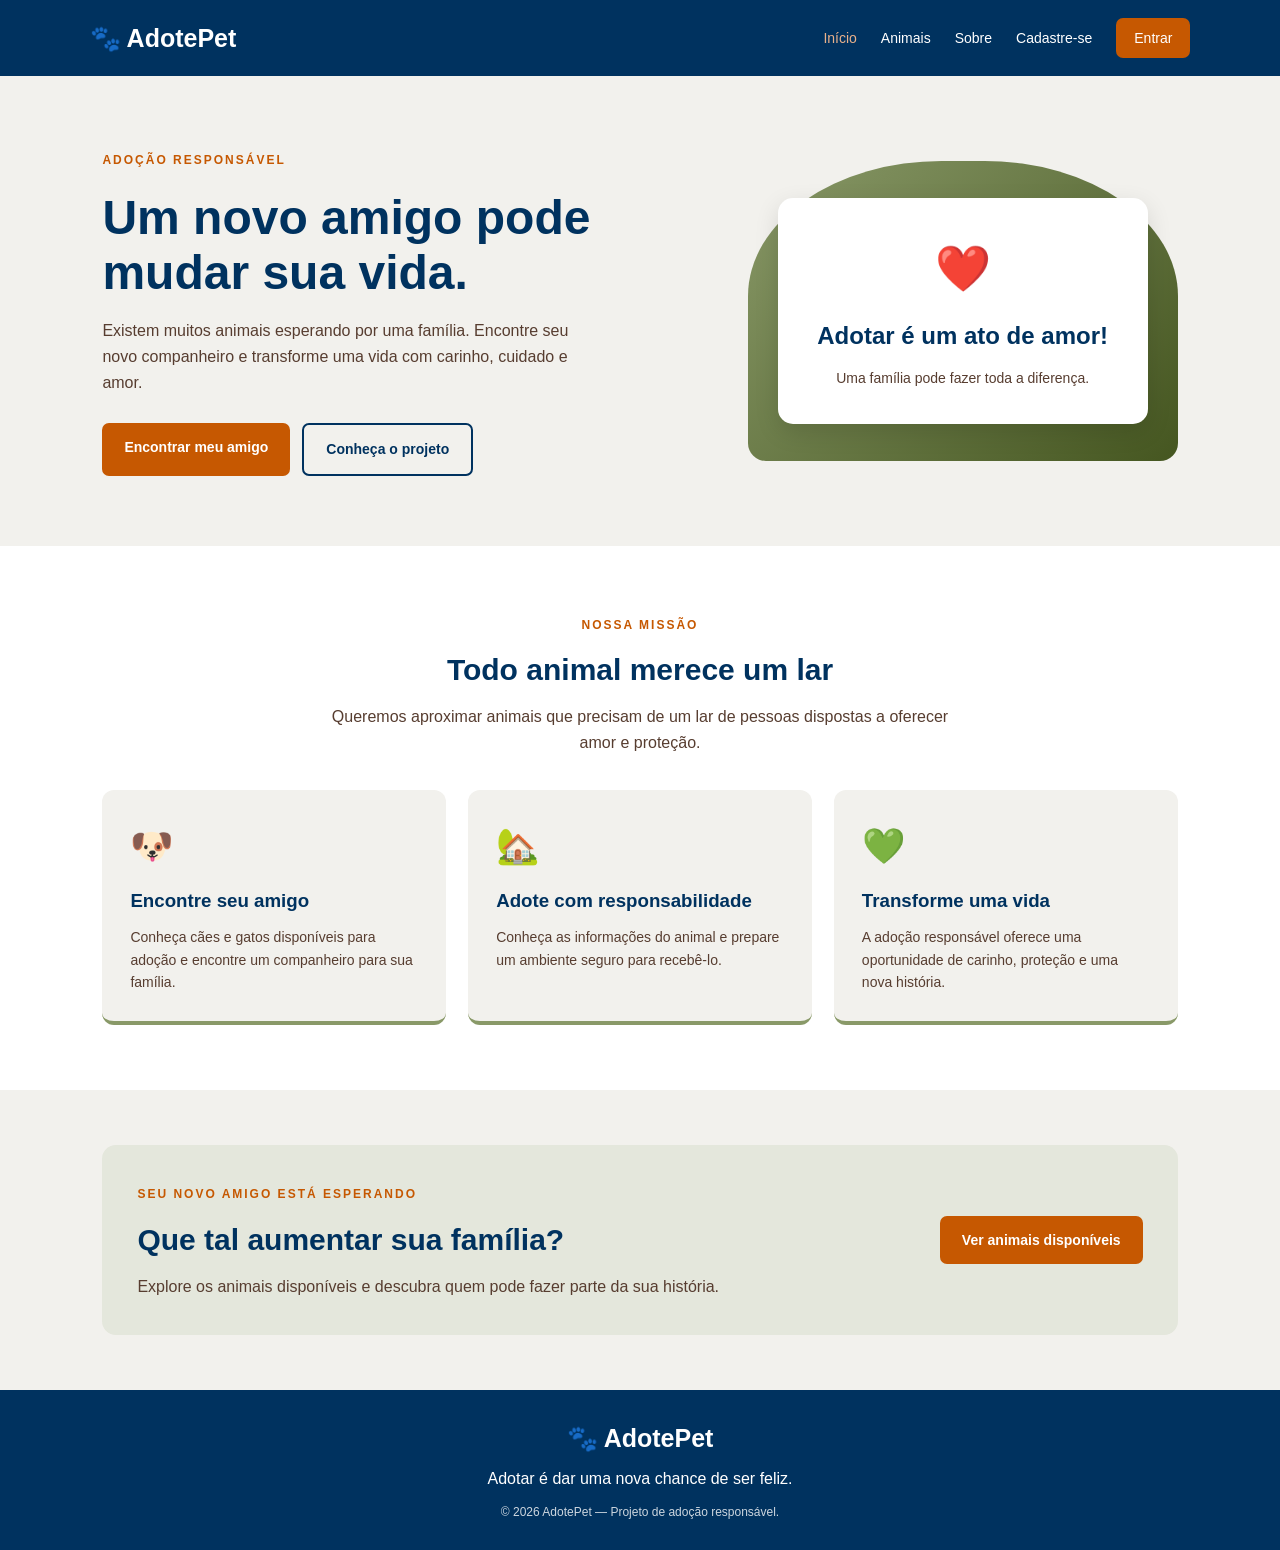
<file: frontend/index.html>
<!DOCTYPE html>
<html lang="pt-BR">
<head>
    <meta charset="UTF-8">
    <meta name="viewport" content="width=device-width, initial-scale=1.0">
    <title>AdotePet | Adoção Responsável</title>
    <link rel="stylesheet" href="css/style.css">
</head>
<body>

    <header class="cabecalho">
        <a href="index.html" class="logo">🐾 AdotePet</a>

        <nav class="menu">
            <a href="index.html" class="ativo">Início</a>
            <a href="animais.html">Animais</a>
            <a href="sobre.html">Sobre</a>
            <a href="cadastro.html">Cadastre-se</a>
            <a href="login.html" class="botao-login">Entrar</a>
        </nav>
    </header>

    <main>
        <section class="banner">
            <div class="banner-conteudo">
                <span class="subtitulo">ADOÇÃO RESPONSÁVEL</span>

                <h1>Um novo amigo pode mudar sua vida.</h1>

                <p>
                    Existem muitos animais esperando por uma família.
                    Encontre seu novo companheiro e transforme uma vida
                    com carinho, cuidado e amor.
                </p>

                <div class="botoes-banner">
                    <a href="animais.html" class="botao botao-principal">
                        Encontrar meu amigo
                    </a>

                    <a href="sobre.html" class="botao botao-secundario">
                        Conheça o projeto
                    </a>
                </div>
            </div>

            <div class="banner-imagem">
                <div class="imagem-destaque">
                    <span>❤️</span>
                    <h2>Adotar é um ato de amor!</h2>
                    <p>Uma família pode fazer toda a diferença.</p>
                </div>
            </div>
        </section>

        <section class="beneficios">
            <div class="titulo-secao">
                <span class="subtitulo">NOSSA MISSÃO</span>
                <h2>Todo animal merece um lar</h2>
                <p>
                    Queremos aproximar animais que precisam de um lar
                    de pessoas dispostas a oferecer amor e proteção.
                </p>
            </div>

            <div class="beneficios-lista">
                <article class="beneficio-card">
                    <div class="icone">🐶</div>
                    <h3>Encontre seu amigo</h3>
                    <p>
                        Conheça cães e gatos disponíveis para adoção
                        e encontre um companheiro para sua família.
                    </p>
                </article>

                <article class="beneficio-card">
                    <div class="icone">🏡</div>
                    <h3>Adote com responsabilidade</h3>
                    <p>
                        Conheça as informações do animal e prepare
                        um ambiente seguro para recebê-lo.
                    </p>
                </article>

                <article class="beneficio-card">
                    <div class="icone">💚</div>
                    <h3>Transforme uma vida</h3>
                    <p>
                        A adoção responsável oferece uma oportunidade
                        de carinho, proteção e uma nova história.
                    </p>
                </article>
            </div>
        </section>

        <section class="chamada-adocao">
            <div>
                <span class="subtitulo">SEU NOVO AMIGO ESTÁ ESPERANDO</span>
                <h2>Que tal aumentar sua família?</h2>
                <p>
                    Explore os animais disponíveis e descubra
                    quem pode fazer parte da sua história.
                </p>
            </div>

            <a href="animais.html" class="botao botao-principal">
                Ver animais disponíveis
            </a>
        </section>
    </main>

    <footer class="rodape">
        <a href="index.html" class="logo">🐾 AdotePet</a>
        <p>Adotar é dar uma nova chance de ser feliz.</p>
        <p class="copyright">© 2026 AdotePet — Projeto de adoção responsável.</p>
    </footer>

</body>
</html>
</file>
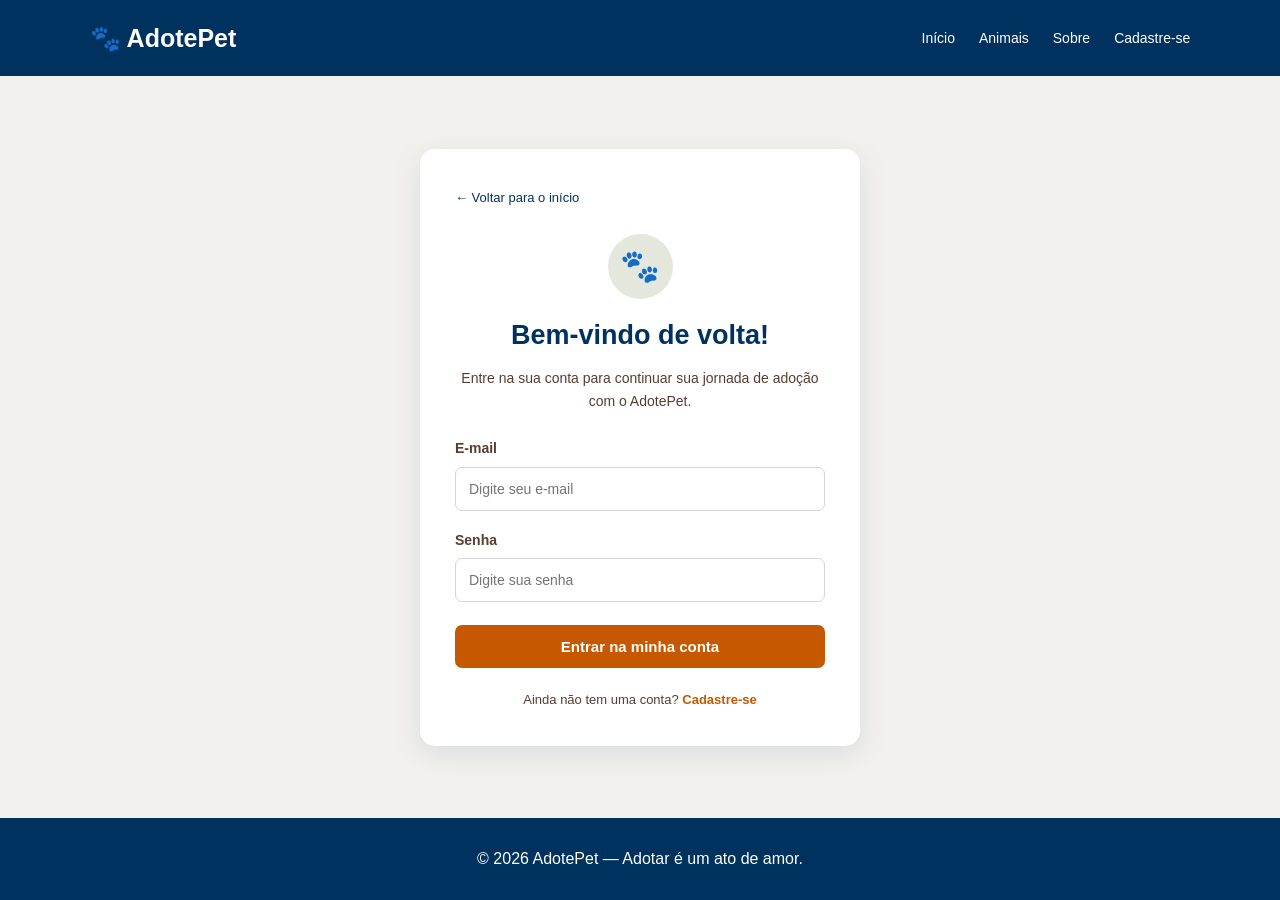
<file: frontend/login.html>
<!DOCTYPE html>
<html lang="pt-BR">
<head>
    <meta charset="UTF-8">
    <meta name="viewport" content="width=device-width, initial-scale=1.0">
    <title>Entrar | AdotePet</title>
    <link rel="stylesheet" href="css/style.css">
</head>
<body class="pagina-login">

    <header class="cabecalho">
        <a href="index.html" class="logo">🐾 AdotePet</a>

        <nav class="menu">
            <a href="index.html">Início</a>
            <a href="animais.html">Animais</a>
            <a href="sobre.html">Sobre</a>
            <a href="cadastro.html">Cadastre-se</a>
        </nav>
    </header>

    <main class="login-container">
        <section class="login-card">
            <a href="index.html" class="voltar-inicio">
                ← Voltar para o início
            </a>

            <div class="login-icone">🐾</div>

            <h1>Bem-vindo de volta!</h1>

            <p class="login-descricao">
                Entre na sua conta para continuar sua jornada
                de adoção com o AdotePet.
            </p>

            <form id="formLogin">
                <div class="campo">
                    <label for="email">E-mail</label>
                    <input
                        type="email"
                        id="email"
                        name="email"
                        placeholder="Digite seu e-mail"
                        autocomplete="email"
                        required
                    >
                </div>

                <div class="campo">
                    <label for="senha">Senha</label>
                    <input
                        type="password"
                        id="senha"
                        name="senha"
                        placeholder="Digite sua senha"
                        autocomplete="current-password"
                        required
                    >
                </div>

                <button type="submit" class="botao botao-principal botao-entrar">
                    Entrar na minha conta
                </button>
            </form>

            <p class="cadastro-link">
                Ainda não tem uma conta?
                <a href="cadastro.html">Cadastre-se</a>
            </p>

            <div class="mensagem-login" id="mensagemLogin" role="status"></div>
        </section>
    </main>

    <footer class="rodape rodape-login">
        <p>© 2026 AdotePet — Adotar é um ato de amor.</p>
    </footer>

    <script>
        const formLogin = document.getElementById("formLogin");
        const mensagemLogin = document.getElementById("mensagemLogin");

        formLogin.addEventListener("submit", function(event) {
            event.preventDefault();

            mensagemLogin.textContent =
                "A tela está pronta! A autenticação precisa ser conectada ao servidor.";

            mensagemLogin.style.display = "block";
        });
    </script>

</body>
</html>
</file>
<file: frontend/css/style.css>
/* PALETA DE CORES DO ADOTEPET */
:root {
    --azul-marinho: #00325F;
    --laranja-queimado: #C65801;
    --verde-musgo: #455620;
    --verde-oliva: #899968;
    --marrom-cafe: #573D30;
    --cinza-claro: #F2F1ED;
    --branco: #FFFFFF;
}

* {
    margin: 0;
    padding: 0;
    box-sizing: border-box;
}

body {
    font-family: Arial, Helvetica, sans-serif;
    background-color: var(--cinza-claro);
    color: var(--marrom-cafe);
    line-height: 1.6;
}

a {
    text-decoration: none;
}

/* CABEÇALHO */
.cabecalho {
    background-color: var(--azul-marinho);
    color: var(--branco);
    padding: 18px 7%;
    display: flex;
    align-items: center;
    justify-content: space-between;
    gap: 20px;
    flex-wrap: wrap;
}

.logo {
    color: var(--branco);
    font-size: 25px;
    font-weight: bold;
}

.menu {
    display: flex;
    align-items: center;
    gap: 24px;
    flex-wrap: wrap;
}

.menu a {
    color: var(--branco);
    font-size: 14px;
    transition: 0.3s;
}

.menu a:hover,
.menu a.ativo {
    color: #E8B18B;
}

.menu .botao-login {
    background-color: var(--laranja-queimado);
    padding: 9px 18px;
    border-radius: 7px;
}

.menu .botao-login:hover {
    background-color: var(--verde-musgo);
    color: var(--branco);
}

/* BANNER DA PÁGINA INICIAL */
.banner {
    min-height: 440px;
    padding: 70px 8%;
    display: flex;
    align-items: center;
    justify-content: space-between;
    gap: 50px;
    background-color: var(--cinza-claro);
}

.banner-conteudo {
    flex: 1;
    max-width: 600px;
}

.subtitulo {
    color: var(--laranja-queimado);
    font-size: 12px;
    font-weight: bold;
    letter-spacing: 2px;
}

.banner h1 {
    color: var(--azul-marinho);
    font-size: clamp(32px, 4vw, 48px);
    line-height: 1.15;
    margin: 18px 0;
}

.banner-conteudo > p {
    max-width: 500px;
    margin-bottom: 28px;
}

.botoes-banner {
    display: flex;
    gap: 12px;
    flex-wrap: wrap;
}

/* BOTÕES */
.botao {
    display: inline-block;
    padding: 13px 22px;
    border-radius: 7px;
    font-weight: bold;
    font-size: 14px;
    text-align: center;
    border: none;
    cursor: pointer;
    transition: 0.3s;
}

.botao-principal {
    background-color: var(--laranja-queimado);
    color: var(--branco);
}

.botao-principal:hover {
    background-color: var(--verde-musgo);
}

.botao-secundario {
    color: var(--azul-marinho);
    border: 2px solid var(--azul-marinho);
    background-color: transparent;
}

.botao-secundario:hover {
    background-color: var(--azul-marinho);
    color: var(--branco);
}

/* DESTAQUE VISUAL DO BANNER */
.banner-imagem {
    flex: 1;
    max-width: 430px;
    min-height: 300px;
    display: flex;
    align-items: center;
    justify-content: center;
    background: linear-gradient(
        135deg,
        var(--verde-oliva),
        var(--verde-musgo)
    );
    border-radius: 45% 45% 18px 18px;
    padding: 30px;
}

.imagem-destaque {
    width: 100%;
    background-color: var(--branco);
    padding: 35px 25px;
    text-align: center;
    border-radius: 15px;
    box-shadow: 0 8px 25px rgba(0, 0, 0, 0.12);
}

.imagem-destaque span {
    font-size: 45px;
}

.imagem-destaque h2 {
    color: var(--azul-marinho);
    margin: 12px 0;
    font-size: 24px;
}

.imagem-destaque p {
    font-size: 14px;
}

/* SEÇÃO DE BENEFÍCIOS */
.beneficios {
    padding: 65px 8%;
    background-color: var(--branco);
}

.titulo-secao {
    max-width: 650px;
    margin: 0 auto 35px;
    text-align: center;
}

.titulo-secao h2,
.chamada-adocao h2 {
    color: var(--azul-marinho);
    font-size: 30px;
    margin: 10px 0;
}

.beneficios-lista {
    display: grid;
    grid-template-columns: repeat(3, minmax(0, 1fr));
    gap: 22px;
}

.beneficio-card {
    background-color: var(--cinza-claro);
    padding: 28px;
    border-radius: 12px;
    border-bottom: 4px solid var(--verde-oliva);
}

.icone {
    font-size: 35px;
    margin-bottom: 12px;
}

.beneficio-card h3 {
    color: var(--azul-marinho);
    margin-bottom: 10px;
}

.beneficio-card p {
    font-size: 14px;
}

/* CHAMADA PARA ADOÇÃO */
.chamada-adocao {
    margin: 55px 8%;
    padding: 35px;
    background-color: #E4E7DC;
    border-radius: 14px;
    display: flex;
    justify-content: space-between;
    align-items: center;
    gap: 25px;
}

.chamada-adocao p {
    max-width: 600px;
}

/* RODAPÉ */
.rodape {
    background-color: var(--azul-marinho);
    color: var(--branco);
    text-align: center;
    padding: 28px 15px;
}

.rodape .logo {
    display: inline-block;
    margin-bottom: 8px;
}

.copyright {
    margin-top: 12px;
    font-size: 12px;
    opacity: 0.8;
}

/* PÁGINA DE LOGIN */
.pagina-login {
    min-height: 100vh;
    display: flex;
    flex-direction: column;
}

.login-container {
    flex: 1;
    display: flex;
    align-items: center;
    justify-content: center;
    padding: 45px 20px;
}

.login-card {
    width: 100%;
    max-width: 440px;
    background-color: var(--branco);
    padding: 35px;
    border-radius: 15px;
    box-shadow: 0 8px 30px rgba(0, 50, 95, 0.10);
}

.voltar-inicio {
    color: var(--azul-marinho);
    font-size: 13px;
}

.voltar-inicio:hover {
    color: var(--laranja-queimado);
}

.login-icone {
    width: 65px;
    height: 65px;
    margin: 25px auto 15px;
    display: flex;
    align-items: center;
    justify-content: center;
    background-color: #E4E7DC;
    border-radius: 50%;
    font-size: 32px;
}

.login-card h1 {
    color: var(--azul-marinho);
    text-align: center;
    font-size: 27px;
}

.login-descricao {
    text-align: center;
    font-size: 14px;
    margin: 10px 0 25px;
}

.campo {
    margin-bottom: 18px;
}

.campo label {
    display: block;
    color: var(--marrom-cafe);
    font-size: 14px;
    font-weight: bold;
    margin-bottom: 7px;
}

.campo input {
    width: 100%;
    padding: 13px;
    border: 1px solid #D3D3D3;
    border-radius: 7px;
    font-size: 14px;
    background-color: var(--branco);
    color: var(--marrom-cafe);
}

.campo input:focus {
    outline: 2px solid var(--verde-oliva);
    border-color: var(--verde-musgo);
}

.botao-entrar {
    width: 100%;
    margin-top: 5px;
    font-size: 15px;
}

.cadastro-link {
    text-align: center;
    margin-top: 22px;
    font-size: 13px;
}

.cadastro-link a {
    color: var(--laranja-queimado);
    font-weight: bold;
}

.cadastro-link a:hover {
    color: var(--verde-musgo);
}

.mensagem-login {
    display: none;
    margin-top: 18px;
    padding: 12px;
    border-radius: 7px;
    background-color: #E4E7DC;
    color: var(--verde-musgo);
    font-size: 13px;
}

.rodape-login {
    margin-top: auto;
}

/* RESPONSIVIDADE PARA CELULARES E TABLETS */
@media (max-width: 800px) {
    .cabecalho {
        justify-content: center;
    }

    .menu {
        justify-content: center;
        gap: 15px;
    }

    .banner {
        flex-direction: column;
        padding: 45px 6%;
    }

    .banner-conteudo {
        max-width: 100%;
    }

    .banner-imagem {
        width: 100%;
        max-width: 430px;
    }

    .beneficios-lista {
        grid-template-columns: 1fr;
    }

    .chamada-adocao {
        margin: 35px 6%;
        flex-direction: column;
        align-items: flex-start;
    }
}

@media (max-width: 480px) {
    .cabecalho {
        padding: 18px 12px;
    }

    .menu {
        gap: 12px;
    }

    .menu a {
        font-size: 12px;
    }

    .banner h1 {
        font-size: 32px;
    }

    .botoes-banner {
        flex-direction: column;
    }

    .botao {
        width: 100%;
    }

    .login-card {
        padding: 25px 20px;
    }

    .titulo-secao h2,
    .chamada-adocao h2 {
        font-size: 25px;
    }
}
</file>
